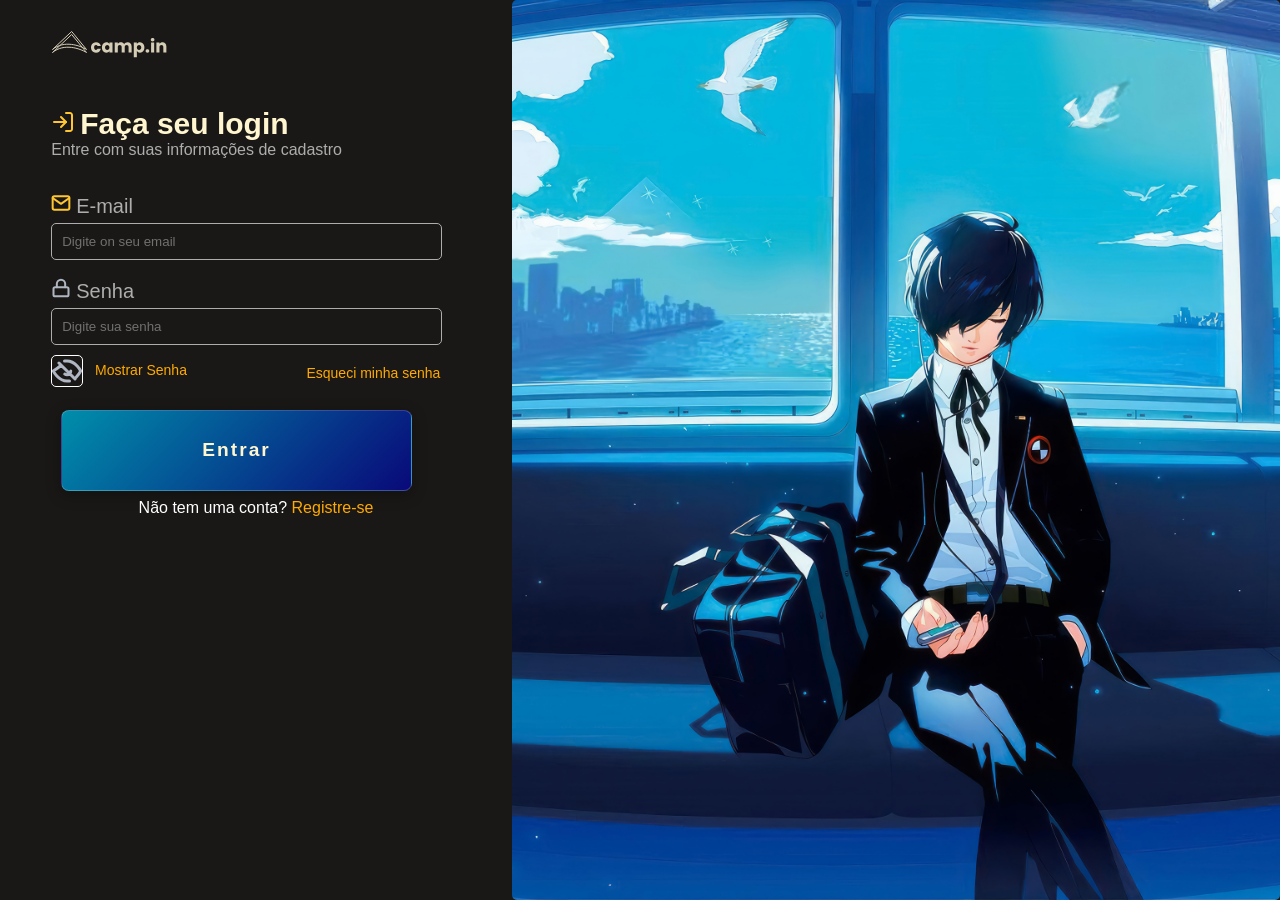
<file: index.html>
<!DOCTYPE html>
<html lang="pt-br">
<head>
    <meta charset="UTF-8">
    <meta name="viewport" content="width=device-width, initial-scale=1.0">
    <link rel="stylesheet" href="style.css">
    <title>Login</title>
</head>
<body>
    <main>
        <div class="login-form">
            <header>           
                <img src="./assets/logo.svg">
            </header>

            <div class="div-cabeçalho">
            <h2 class="div-cabeçalho titulo"><img src="./assets/log-in.svg">Faça seu login</h2>
            <p class="div-cabeçalho texto">Entre com suas informações de cadastro</p>
            </div>

            <br>
            
            <!-- Campos de digitação-->
            <!-- email-->
            <div class="input-container">
                <label for="email" class="inputs"><img src="./assets/mail.svg" alt="">E-mail</label>
                <input type="email" class="inputs" placeholder="Digite on seu email">
            </div>

            <br>
            
            <!--senha -->
            <div class="input-container">
                <label class="inputs" for="password"><img src="./assets/lock.svg">Senha</label>
                <input class="inputs senha" type="password" placeholder="Digite sua senha">
            </div>

            <!--checbox e equeci minha senha -->
            <div class="checbox-forgettenpassword">
                <div id="div-checkbox">
                    <input type="checkbox" id="checkbox-mostrar-senha">
                    <label for="checkbox-mostrar-senha">
                        <span class="icon"></span>
                        Mostrar Senha
                    </label>
                </div>

                <div id="forgettenpassword">
                    <a href="esqueci-senha.html">Esqueci minha senha</a>
                </div>
            </div>

            <br>

            <!-- Botão Login  -->
             <div class="container-bnt-login">
                <button class="bnt-login">Entrar</button>
                <!-- Registre-se -->
                <div class="div-registre-se">
                    Não tem uma conta?
                    <a href="resgistre-se.html">Registre-se</a>
                </div>
             </div>


        </div>

        <div id="side-image"></div>

    </main>
<script src="script.js"></script>
</body>
</html>
</file>
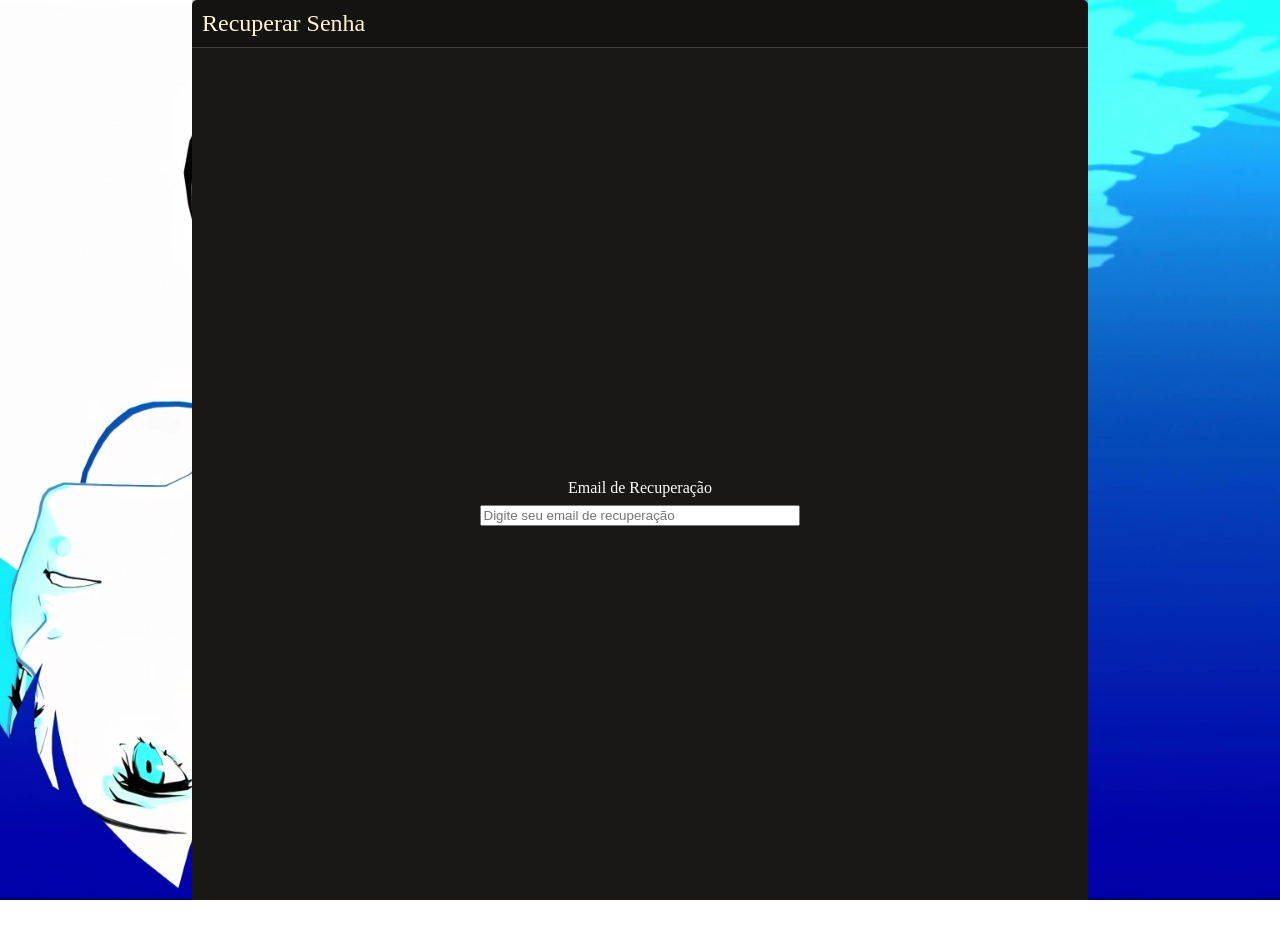
<file: esqueci-senha.html>
<!DOCTYPE html>
<html lang="pt-br">
<head>
    <meta charset="UTF-8">
    <meta name="viewport" content="width=device-width, initial-scale=1.0">
    <link rel="stylesheet" href="esqueci-senha.css">
    <title>Recuperar Senha</title>
</head>
<body>
    <main class="container">
        <header>
            <h2>Recuperar Senha</h2>
        </header>

        <div class="recoverypassword-form">

            <div class="div-recoverypassword">
                <label for="email">Email de Recuperação</label>
                <input type="email" placeholder="Digite seu email de recuperação">
            </div>

        </div>

    </main>
</body>
</html>
</file>
<file: style.css>
* {
    font-family: sans-serif;
}

body {
    background: url(./assets/persona3\ \(1\).jpeg) no-repeat center center;
    background-size: cover;
    background-attachment: fixed;
    margin: 0;
}

main {
    border-top-right-radius: 8px;
}

a {
    color: rgb(255, 170, 0);
    cursor: pointer;
    text-decoration: none;
}


.login-form{
     width: 80%;
     padding-top: 8px;
     border-radius: 10px;
     

     margin: auto;
     margin-top: 5vh;
     padding: 30px;
     max-height: 100vh;

     background: rgba(0, 0, 0, 0.7);
}

/* Configuração dos inputs e outros campos*/
input {
    background: transparent;
    border: 1px solid #ADADAD;
    border-radius: 5px;
    color: aliceblue;

    padding: 10px;
    width: 90%;
}

.input-container {
    font-size: 20px;
    width: 100%;
    color: #ADADAD;

}

.input-container img{
    margin-right: 5px;
}

input::placeholder{
    color: #969696;
    opacity:0.7;
}
label {
    display: inline-block;
    align-self: flex-start;
    margin-bottom: 5px;
}

/*Chexbox(mostrar senha) e Esqueci minha senha*/
.checbox-forgettenpassword {
    color: rgb(255, 170, 0);
    display: flex;
    width: 95%;
    margin-top: 10px;
    font-size: 14px;

}
.checbox-forgettenpassword input{
    height: 5vh;
    width: 50%;
}
/*----------esqueci senha-------*/
#forgettenpassword {
    display: flex;
    cursor: pointer;

    margin-left: auto;
    margin-top: auto;
    margin-bottom: auto;
}

#forgettenpassword :hover{
    text-decoration:underline;
}

/*-------Mostrar senha----------*/
/*Ações*/
#div-checkbox label:hover{
    transition: 0.2s ease;
    transform: scale(1.07);
}
#div-checkbox label:active{
    transform: scale(0.99);
}
/*-----*/
#div-checkbox label{
    cursor: pointer;
}
#div-checkbox input {
   display: none;
}
/*Desmarcado*/
#div-checkbox .icon{
    display: inline-block;
    width: 30px;
    height: 30px;

    vertical-align: middle;
    background: url('./assets/eye-off.svg') no-repeat center center;
    background-size: contain;
    margin-right: 8px;
    cursor: pointer;

    border: 1px solid white;
    border-radius: 5px;
}
/*Marcado*/
#div-checkbox input:checked + label .icon{
    background: url(./assets/eye.svg) no-repeat center center;
    display: inline-block;
}
/*-----------------------------------------------------


/* Configuração da hearder e cabeçalho*/
header {
    color: #C5C5C5;
    border: 1px solid transparent;
    height: 50px;
    font-size: 20px;
}

.texto {
    color: #ADADAD;
    margin-top: 0px;
}
.titulo {
    margin-bottom: 0px;
    font-size: 30px;
    color: #FFF6CF;
}

.titulo img{
    margin-right: 5px;
}
/*---------- Botão Login --------*/
.bnt-login {
    width: 90%;
    height: 9vh;
    cursor: pointer;

    background: linear-gradient(135deg, #008eab 0%, #090979 100%);
    border: 1px solid rgba(255, 255, 255, 0.2); /* Borda sutil para dar profundidade */
    border-radius: 8px;


   /* Tipografia */
    font-size: 1.2rem;
    font-weight: bold;
    color: #FFF6CF;
     /* Deixa com cara de botão de menu de jogo */
    letter-spacing: 2px;

    transition: all 0.2s ease;
    box-shadow: 0 4px 15px rgba(0, 0, 0, 0.3);
}


.container-bnt-login{
    width: 95%;
    margin: auto auto;
}

.container-bnt-login button:hover {
    background: #0042a6;
    box-shadow: 0 0 20px rgba(0, 100, 120, 0.6);

    transform: translateY(-2px) scale(1.03);
    border: 2px solid rgba(255, 255, 255, 0.2);
}
.container-bnt-login button:active{
    transform: scale(0.9);
}
/*---------- registre-se --------*/
.div-registre-se {
    color: white;
    margin-top: 8px;
    text-align: center;
}

.div-registre-se a:hover{
    text-decoration: underline 2px;
    padding: 0;
}

/*---------------------------------------------*/

/* TELA PARA PC*/
@media (min-width: 758px){

    main {
        display: grid;
        grid-template-columns: 0.8fr 1.2fr;
        width: 100%;
        height: 100vh;
        margin: 0;
    }

     #side-image{
       background: url('./assets/persona3\ \(1\).jpeg') no-repeat center center;
        background-size: cover; /* Faz a imagem cobrir toda a área */
        height: 100vh;
        width: 100%; /* No grid ele ocupa 100% da coluna dele */  

        border-radius: 5px;
    }    

    body {
        background: url(./assets/mobile-dark-background.png) no-repeat center center;
        background-size: cover;
       
    }

    .login-form {
        background: none;
        margin-top: 0px;
    }
}
</file>
<file: esqueci-senha.css>
body {
    background: url(./assets/persona3\ \(2\).jpeg) no-repeat center center;
    background-size: cover;
    background-attachment: fixed;
    margin: 0px;
}

main {
    width: 90%;
    background-image: url(./assets/mobile-dark-background.png);
    height: 100vh;
    margin: auto auto;
    border-top-left-radius: 5px;
    border-top-right-radius: 5px;
    
}
header h2 {
    color: #FFF6CF;
    margin: 0px;
    padding: 10px;
    font-weight: normal;
    background: rgb(0,0,0,0.2);

    border-bottom: 1px solid rgba(255, 255, 255, 0.2);
}
/*--------------------------------------*/
.recoverypassword-form {
    width: 100%;
    height: 100vh;
    color: white;

    display: flex;
    justify-content: center;
}
/*--------------------------------------*/
.div-recoverypassword {
    margin: auto;
    display: flex;
    flex-wrap: wrap;
}

.div-recoverypassword input {
    width: 100%;
}
.div-recoverypassword label {
    margin: 8px auto;
}

/*------- Tela para PC --------*/
@media (min-width: 758px) {
    .container{
        width: 70%;
    }
}
</file>
